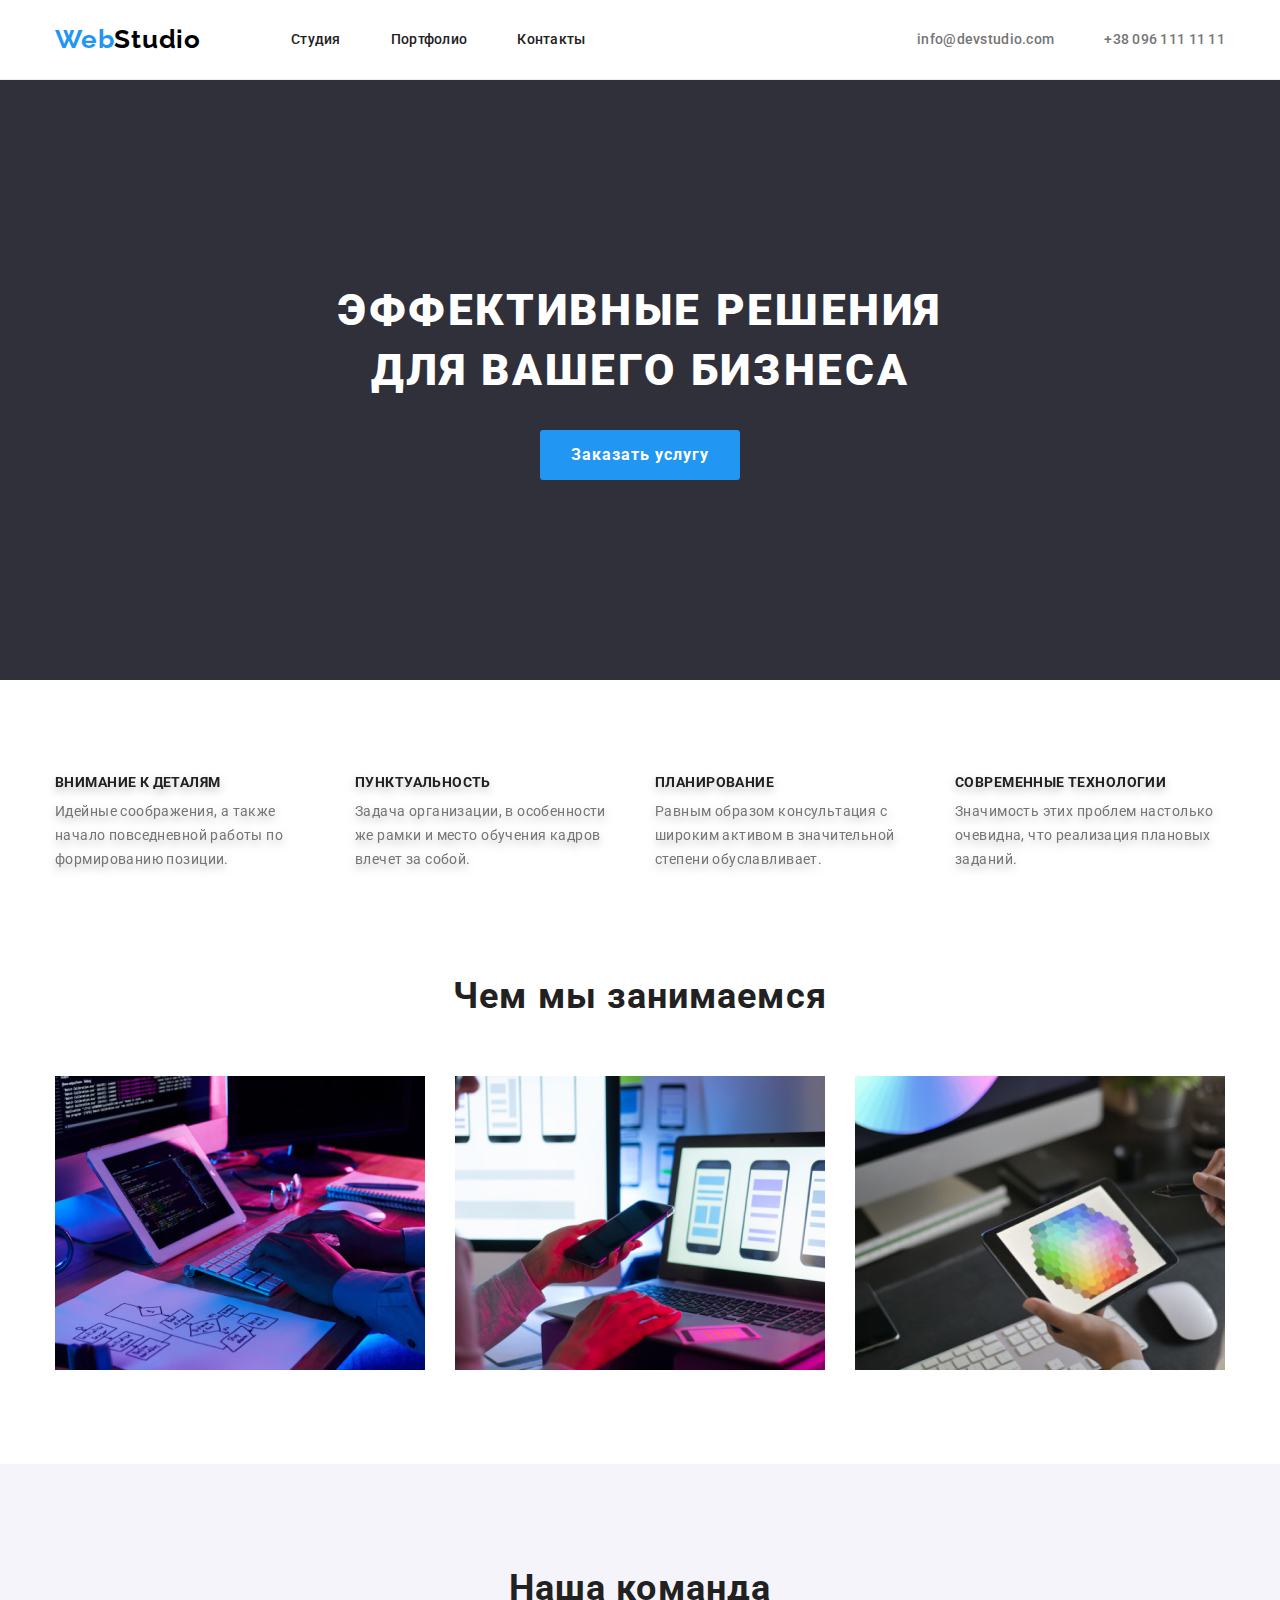
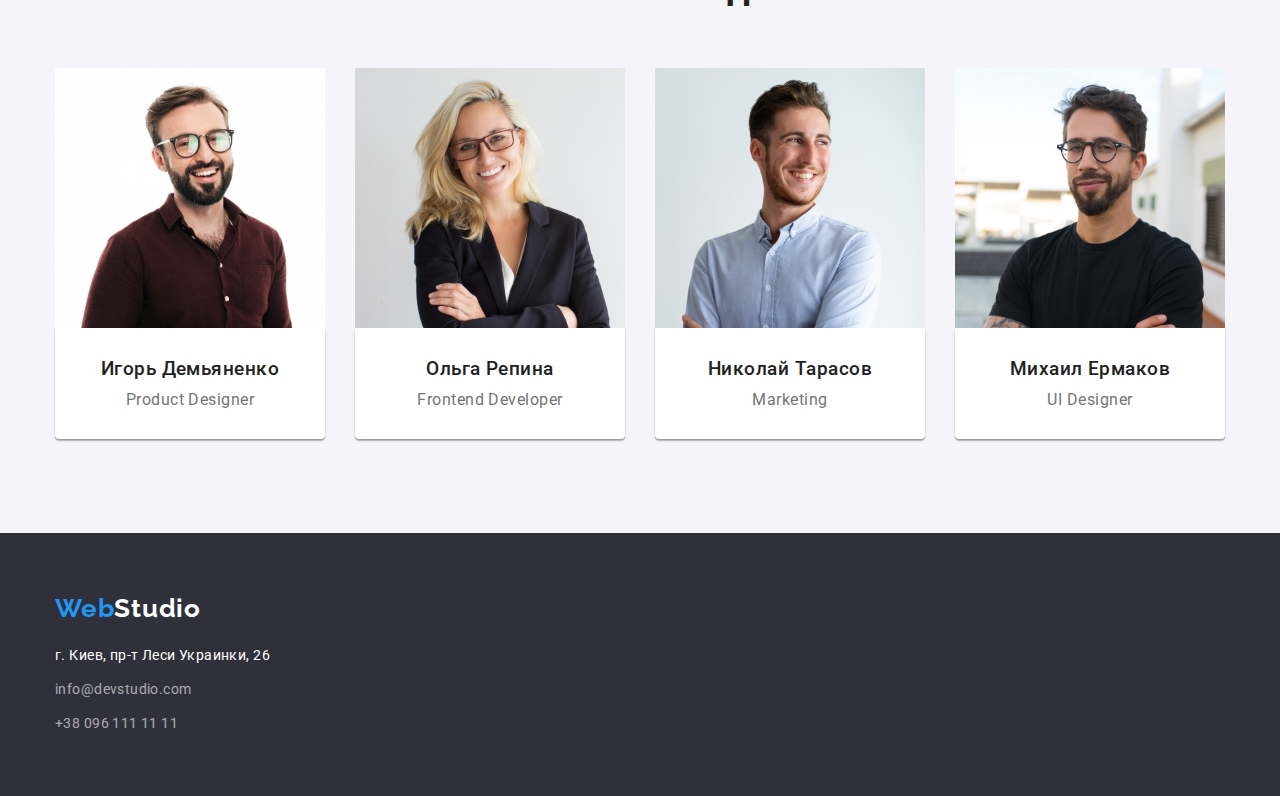
<file: index.html>
<!DOCTYPE html>
<html lang="ru">
  <head>
    <meta charset="UTF-8" />
    <meta name="viewport" content="width=device-width, initial-scale=1.0" />
    <title>WebStudio</title>
    <link rel="stylesheet" href="https://cdnjs.cloudflare.com/ajax/libs/modern-normalize/1.0.0/modern-normalize.css" />
    <link
      href="https://fonts.googleapis.com/css2?family=Raleway:wght@700&family=Roboto:wght@400;500;700;900&display=swap"
      rel="stylesheet"
    />
    <link rel="stylesheet" href="./css/styles.css" />
  </head>
  <body>
    <!--HEADER-->
    <header class="header">
      <div class="container">
        <nav class="navigation">
          <a class="logo link" href="./index.html" lang="en">Web<span class="logo-second-part">Studio</span></a>
          <ul class="navigation-list list">
            <li class="navigation-list-item">
              <a class="navigation-list-link link accent" href="./index.html">Студия</a>
            </li>
            <li class="navigation-list-item">
              <a class="navigation-list-link link accent" href="./portfolio.html">Портфолио</a>
            </li>
            <li class="navigation-list-item"><a class="navigation-list-link link accent" href="">Контакты</a></li>
          </ul>
        </nav>
        <address class="header-address address">
          <ul class="address-list list">
            <li class="address-list-item">
              <a class="header-list-link link accent" href="mailto:info@devstudio.com">info@devstudio.com</a>
            </li>
            <li class="address-list-item">
              <a class="header-list-link link accent" href="tel:+380961111111">+38 096 111 11 11</a>
            </li>
          </ul>
        </address>
      </div>
    </header>
    <!--MAIN_CONTENT-->
    <main class="main">
      <!--HERO-->
      <section class="hero">
        <div class="container">
          <div class="hero-content">
            <h1 class="hero-title">Эффективные решения для вашего бизнеса</h1>
            <button class="modal-btn" type="button">Заказать услугу</button>
          </div>
        </div>
      </section>
      <!--BENEFITS-->
      <section class="benefits section">
        <div class="container">
          <h2 class="benefits-title section-title" hidden>Наши преимущества</h2>
          <ul class="benefits-list list">
            <li class="benefits-list-item">
              <p class="benefits-list-head">Внимание к деталям</p>
              <p class="benefits-list-discription">
                Идейные соображения, а также начало повседневной работы по формированию позиции.
              </p>
            </li>
            <li class="benefits-list-item">
              <p class="benefits-list-head">Пунктуальность</p>
              <p class="benefits-list-discription">
                Задача организации, в особенности же рамки и место обучения кадров влечет за собой.
              </p>
            </li>
            <li class="benefits-list-item">
              <p class="benefits-list-head">Планирование</p>
              <p class="benefits-list-discription">
                Равным образом консультация с широким активом в значительной степени обуславливает.
              </p>
            </li>
            <li class="benefits-list-item">
              <p class="benefits-list-head">Современные технологии</p>
              <p class="benefits-list-discription">
                Значимость этих проблем настолько очевидна, что реализация плановых заданий.
              </p>
            </li>
          </ul>
        </div>
      </section>
      <!--WHAT_WE_DO-->
      <section class="what-we-do section">
        <div class="container">
          <h2 class="what-we-do-title section-title">Чем мы занимаемся</h2>
          <ul class="what-we-do-list list">
            <li class="what-we-do-list-item">
              <img
                class="what-we-do-list-img"
                src="./images/what_we_do/img-1.jpg"
                alt="Разработчик печатает код"
                width="370"
                height="294"
              />
            </li>
            <li class="what-we-do-list-item">
              <img
                class="what-we-do-list-img"
                src="./images/what_we_do/img-2.jpg"
                alt="Разработчик работает со сматфона"
                width="370"
                height="294"
              />
            </li>
            <li class="what-we-do-list-item">
              <img
                class="what-we-do-list-img"
                src="./images/what_we_do/img-3.jpg"
                alt="Разработчик выбирает цвет приложения"
                width="370"
                height="294"
              />
            </li>
          </ul>
        </div>
      </section>
      <!--TEAM-->
      <section class="team section">
        <div class="container">
          <h2 class="team-title section-title">Наша команда</h2>
          <ul class="team-list list">
            <li class="team-list-item">
              <img
                class="team-list-img"
                src="./images/team/img-1.jpg"
                alt="фото Игорь Демьяненко"
                width="270"
                height="260"
              />
              <div class="team-list-content">
                <h3 class="team-list-name">Игорь Демьяненко</h3>
                <p class="team-list-discription" lang="en">Product Designer</p>
              </div>
            </li>
            <li class="team-list-item">
              <img
                class="team-list-img"
                src="./images/team/img-2.jpg"
                alt="фото Ольга Репина"
                width="270"
                height="260"
              />
              <div class="team-list-content">
                <h3 class="team-list-name">Ольга Репина</h3>
                <p class="team-list-discription" lang="en">Frontend Developer</p>
              </div>
            </li>
            <li class="team-list-item">
              <img
                class="team-list-img"
                src="./images/team/img-3.jpg"
                alt="фото Николай Тарасов"
                width="270"
                height="260"
              />
              <div class="team-list-content">
                <h3 class="team-list-name">Николай Тарасов</h3>
                <p class="team-list-discription" lang="en">Marketing</p>
              </div>
            </li>
            <li class="team-list-item">
              <img
                class="team-list-img"
                src="./images/team/img-4.jpg"
                alt="фото Михаил Ермаков"
                width="270"
                height="260"
              />
              <div class="team-list-content">
                <h3 class="team-list-name">Михаил Ермаков</h3>
                <p class="team-list-discription" lang="en">UI Designer</p>
              </div>
            </li>
          </ul>
        </div>
      </section>
    </main>
    <!--FOOTER-->
    <footer class="footer">
      <div class="container">
        <div class="footer-content">
          <a class="logo link" href="./index.html" lang="en">Web<span class="logo-second-part">Studio</span></a>
          <address class="footer-address address">
            <ul class="footer-address-list list">
              <li class="footer-address-list-item">
                <a class="footer-map-link link accent" href="https://goo.gl/maps/o7W1msQzRfRtyuLT6"
                  >г. Киев, пр-т Леси Украинки, 26</a
                >
              </li>
              <li class="footer-address-list-item">
                <a class="footer-link link accent" href="mailto:info@devstudio.com">info@devstudio.com</a>
              </li>
              <li class="footer-address-list-item">
                <a class="footer-link link accent" href="tel:+380961111111">+38 096 111 11 11</a>
              </li>
            </ul>
          </address>
        </div>
      </div>
    </footer>
  </body>
</html>
</file>
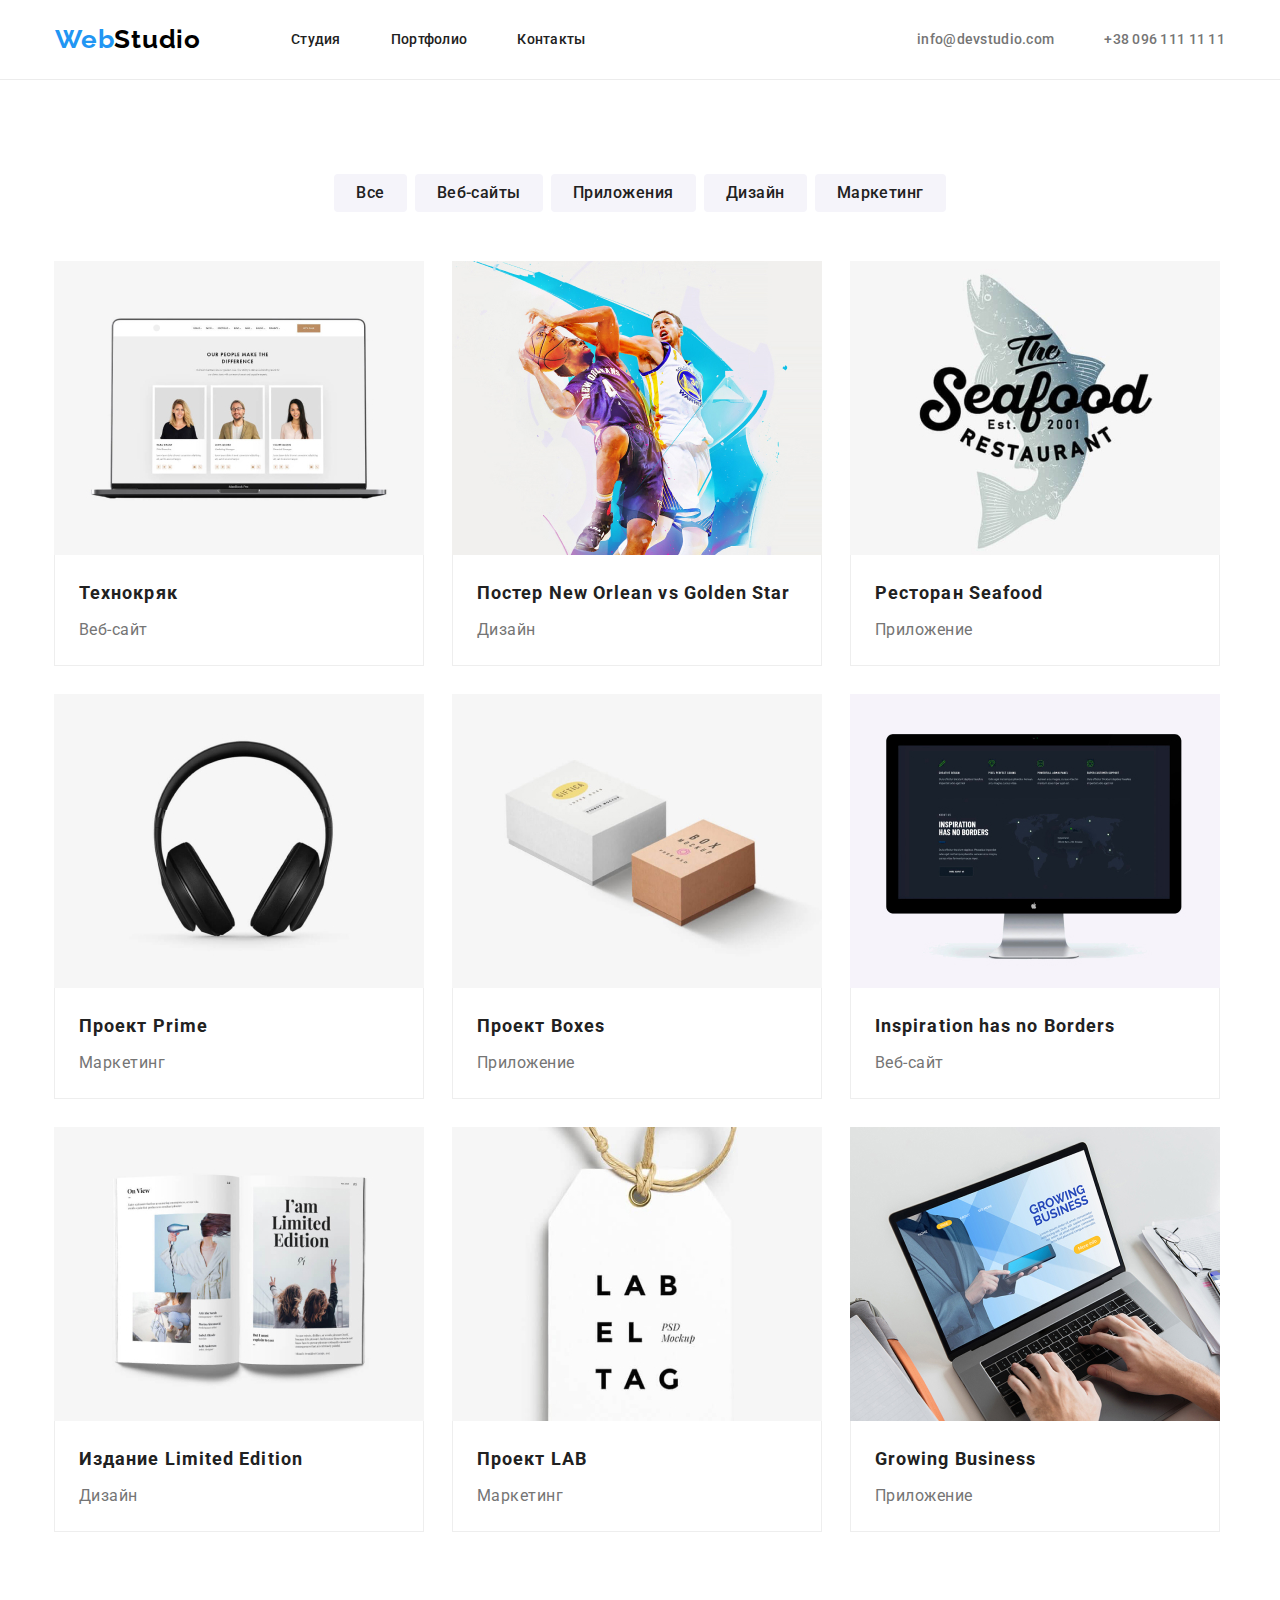
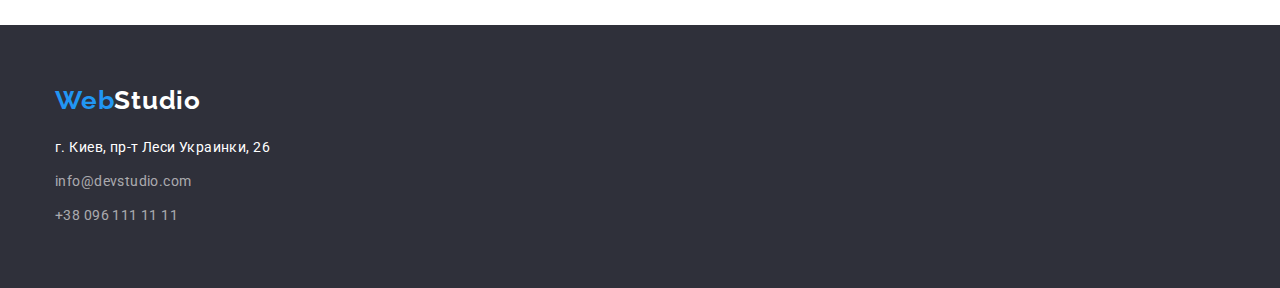
<file: portfolio.html>
<!DOCTYPE html>
<html lang="ru">
  <head>
    <meta charset="UTF-8" />
    <meta name="viewport" content="width=device-width, initial-scale=1.0" />
    <title>Portfolio</title>
    <link rel="stylesheet" href="https://cdnjs.cloudflare.com/ajax/libs/modern-normalize/1.0.0/modern-normalize.css" />
    <link
      href="https://fonts.googleapis.com/css2?family=Raleway:wght@700&family=Roboto:wght@400;500;700;900&display=swap"
      rel="stylesheet"
    />
    <link rel="stylesheet" href="./css/styles.css" />
  </head>
  <body>
    <!--HEADER-->
    <header class="header">
      <div class="container">
        <nav class="navigation">
          <a class="logo link" href="./index.html" lang="en">Web<span class="logo-second-part">Studio</span></a>
          <ul class="navigation-list list">
            <li class="navigation-list-item">
              <a class="navigation-list-link link accent" href="./index.html">Студия</a>
            </li>
            <li class="navigation-list-item">
              <a class="navigation-list-link link accent" href="./portfolio.html">Портфолио</a>
            </li>
            <li class="navigation-list-item"><a class="navigation-list-link link accent" href="">Контакты</a></li>
          </ul>
        </nav>
        <address class="header-address address">
          <ul class="address-list list">
            <li class="address-list-item">
              <a class="header-list-link link accent" href="mailto:info@devstudio.com">info@devstudio.com</a>
            </li>
            <li class="address-list-item">
              <a class="header-list-link link accent" href="tel:+380961111111">+38 096 111 11 11</a>
            </li>
          </ul>
        </address>
      </div>
    </header>
    <!--MAIN_CONTENT-->
    <main>
      <!--PORTFOLIO-->
      <section class="portfolio section">
        <div class="container">
          <h1 class="portfolio-title">Наши работы</h1>
          <div class="filters">
            <ul class="filters-list list">
              <li class="filters-list-item"><button class="filters-btn">Все</button></li>
              <li class="filters-list-item"><button class="filters-btn">Веб-сайты</button></li>
              <li class="filters-list-item"><button class="filters-btn">Приложения</button></li>
              <li class="filters-list-item"><button class="filters-btn">Дизайн</button></li>
              <li class="filters-list-item"><button class="filters-btn">Маркетинг</button></li>
            </ul>
          </div>
          <div class="projects">
            <ul class="projects-list list">
              <li class="projects-list-item">
                <img
                  class="projects-img"
                  src="./images/portfolio_projects/technokryak.jpg"
                  alt="Веб-сайт технокряк"
                  width="370"
                  height="294"
                />
                <div class="projects-list-content">
                  <h2 class="projects-header">Технокряк</h2>
                  <p class="projects-subtitle">Веб-сайт</p>
                </div>
              </li>
              <li class="projects-list-item">
                <img
                  class="projects-img"
                  src="./images/portfolio_projects/poster.jpg"
                  alt="Два баскетболиста бросают мяч"
                  width="370"
                  height="294"
                />
                <div class="projects-list-content">
                  <h2 class="projects-header">Постер <span lang="en">New Orlean vs Golden Star</span></h2>
                  <p class="projects-subtitle">Дизайн</p>
                </div>
              </li>
              <li class="projects-list-item">
                <img
                  class="projects-img"
                  src="./images/portfolio_projects/restaurant_seafood.jpg"
                  alt="Логотип приложения ресторана"
                  width="370"
                  height="294"
                />
                <div class="projects-list-content">
                  <h2 class="projects-header">Ресторан <span lang="en">Seafood</span></h2>
                  <p class="projects-subtitle">Приложение</p>
                </div>
              </li>
              <li class="projects-list-item">
                <img
                  class="projects-img"
                  src="./images/portfolio_projects/project_prime.jpg"
                  alt="Изображены наушники"
                  width="370"
                  height="294"
                />
                <div class="projects-list-content">
                  <h2 class="projects-header">Проект <span lang="en">Prime</span></h2>
                  <p class="projects-subtitle">Маркетинг</p>
                </div>
              </li>
              <li class="projects-list-item">
                <img
                  class="projects-img"
                  src="./images/portfolio_projects/project_boxes.jpg"
                  alt="Изображены коробки"
                  width="370"
                  height="294"
                />
                <div class="projects-list-content">
                  <h2 class="projects-header">Проект <span lang="en">Boxes</span></h2>
                  <p class="projects-subtitle">Приложение</p>
                </div>
              </li>
              <li class="projects-list-item">
                <img
                  class="projects-img"
                  src="./images/portfolio_projects/inspiration.jpg"
                  alt="Макбук с сайтом Inspiration has no Borders"
                  width="370"
                  height="294"
                />
                <div class="projects-list-content">
                  <h2 class="projects-header" lang="en">Inspiration has no Borders</h2>
                  <p class="projects-subtitle">Веб-сайт</p>
                </div>
              </li>
              <li class="projects-list-item">
                <img
                  class="projects-img"
                  src="./images/portfolio_projects/limited_edition.jpg"
                  alt="Книжка limited edition"
                  width="370"
                  height="294"
                />
                <div class="projects-list-content">
                  <h2 class="projects-header">Издание <span lang="en">Limited Edition</span></h2>
                  <p class="projects-subtitle">Дизайн</p>
                </div>
              </li>
              <li class="projects-list-item">
                <img
                  class="projects-img"
                  src="./images/portfolio_projects/lab_el_tag.jpg"
                  alt="Изображен проект LAB"
                  width="370"
                  height="294"
                />
                <div class="projects-list-content">
                  <h2 class="projects-header">Проект <span lang="en">LAB</span></h2>
                  <p class="projects-subtitle">Маркетинг</p>
                </div>
              </li>
              <li class="projects-list-item">
                <img
                  class="projects-img"
                  src="./images/portfolio_projects/growin_business.jpg"
                  alt="Изображено приложение Growin Business"
                  width="370"
                  height="294"
                />
                <div class="projects-list-content">
                  <h2 class="projects-header" lang="en">Growing Business</h2>
                  <p class="projects-subtitle">Приложение</p>
                </div>
              </li>
            </ul>
          </div>
        </div>
      </section>
    </main>
    <!--FOOTER-->
    <footer class="footer">
      <div class="container">
        <div class="footer-content">
          <a class="logo link" href="./index.html" lang="en">Web<span class="logo-second-part">Studio</span></a>
          <address class="footer-address address">
            <ul class="footer-address-list list">
              <li class="footer-address-list-item">
                <a class="footer-map-link link accent" href="https://goo.gl/maps/o7W1msQzRfRtyuLT6"
                  >г. Киев, пр-т Леси Украинки, 26</a
                >
              </li>
              <li class="footer-address-list-item">
                <a class="footer-link link accent" href="mailto:info@devstudio.com">info@devstudio.com</a>
              </li>
              <li class="footer-address-list-item">
                <a class="footer-link link accent" href="tel:+380961111111">+38 096 111 11 11</a>
              </li>
            </ul>
          </address>
        </div>
      </div>
    </footer>
  </body>
</html>
</file>
<file: css/styles.css>
:root {
  --main-font: 'Roboto', sans-serif;
  --secondary-font: 'Raleway', sans-serif;
  --accent-color: #2196f3;
  --titles-color: #212121;
  --description-color: #757575;
  --light-text-color: #fff;
  --dark-background-color: #2f303a;
  --logo-second-part-color: #000;
  --footer-link-color: rgba(255, 255, 255, 0.6);
  --filter-btn-color: #f5f4fa;
  --border-color: #eeeeee;
  --top-line-border: #ececec;
}

*,
*::before,
*::after {
  margin: 0;
  padding: 0;
}

body {
  font-family: var(--main-font);
  font-style: normal;
}

img {
  display: block;
}
/*  ============ COMPONENTS  ============ */

.logo {
  font-family: var(--secondary-font);
  font-style: normal;
  font-weight: 700;
  font-size: 26px;
  line-height: 1.192;
  letter-spacing: 0.03em;
  color: var(--accent-color);
}

.logo-second-part {
  color: var(--logo-second-part-color);
}

.section-title {
  margin-bottom: 50px;
  font-style: normal;
  font-weight: 700;
  font-size: 36px;
  line-height: 1.667;
  text-align: center;
  letter-spacing: 0.03em;
  color: var(--titles-color);
}

.accent:hover,
.accent:focus {
  color: var(--accent-color);
}

.list {
  list-style: none;
}

.link {
  text-decoration: none;
}

.address {
  font-style: normal;
}

.container {
  width: 1200px;
  padding: 0 15px;
  margin: 0 auto;
}

.section {
  padding-top: 94px;
}
/*  ============ END COMPONENTS  ============ */

/*  ============ HEADER  ============ */

.header {
  padding: 24px 0;
  border-bottom: 1px solid var(--top-line-border);
}

.header .container {
  display: flex;
  align-items: center;
}

.navigation {
  display: flex;
  align-items: center;
}

.navigation-list {
  display: flex;
}

.navigation-list-link {
  font-style: normal;
  font-weight: 500;
  font-size: 14px;
  line-height: 1.143;
  letter-spacing: 0.02em;
  color: var(--titles-color);
}

.navigation .logo {
  margin-right: 90px;
}

.navigation-list-item:not(:last-child) {
  margin-right: 50px;
}

.header-list-link {
  font-style: normal;
  font-weight: 500;
  font-size: 14px;
  line-height: 1.143;
  letter-spacing: 0.02em;
  color: var(--description-color);
}

.header .address {
  margin-left: auto;
}

.address-list-item:not(:last-child) {
  margin-right: 50px;
}

.address-list {
  display: flex;
}
/*  ============ END HEADER  ============ */

/*  ============ HERO  ============ */

.hero {
  background-color: var(--dark-background-color);
}

.hero-content {
  padding-top: 200px;
  padding-bottom: 200px;
}

.hero-title {
  max-width: 696px;
  font-style: normal;
  font-weight: 900;
  font-size: 44px;
  line-height: 1.364;
  text-align: center;
  letter-spacing: 0.06em;
  text-transform: uppercase;
  color: var(--light-text-color);
  margin: 0 auto;
  margin-bottom: 30px;
}

.modal-btn {
  display: block;
  margin: 0 auto;
  font-family: var(--main-font);
  font-style: normal;
  font-weight: 700;
  font-size: 16px;
  line-height: 1.875;
  text-align: center;
  letter-spacing: 0.06em;
  color: var(--light-text-color);
  min-width: 200px;
  height: 50px;
  background-color: var(--accent-color);
  border: none;
  border-radius: 3px;
  padding: 10px 30px;
}

.modal-btn:hover,
.modal-btn:focus {
  color: var(--accent-color);
  background-color: var(--light-text-color);
}
/*  ============ END HERO  ============ */

/* ============ BENEFITS  ============*/
.benefits-list {
  display: flex;
}

.benefits-list-item {
  width: 270px;
  filter: drop-shadow(0px 4px 4px rgba(0, 0, 0, 0.25));
}

.benefits-list-item:not(:last-child) {
  margin-right: 30px;
}

.benefits-list-head {
  font-style: normal;
  font-weight: 700;
  font-size: 14px;
  line-height: 1.143;
  letter-spacing: 0.03em;
  text-transform: uppercase;
  color: var(--titles-color);
  margin-bottom: 10px;
}

.benefits-list-discription {
  font-style: normal;
  font-weight: 400;
  font-size: 14px;
  line-height: 1.714;
  letter-spacing: 0.03em;
  color: var(--description-color);
}
/* ============ END BENEFITS  ============*/

/* ============ WHAT WE DO  ============*/
.what-we-do {
  padding-bottom: 94px;
}

.what-we-do-list {
  display: flex;
  justify-content: space-between;
}
/* ============ END WHAT WE DO  ============*/

/* ============ TEAM  ============*/

.team {
  padding-bottom: 94px;
  background-color: var(--filter-btn-color);
}

.team-list {
  display: flex;
  justify-content: space-between;
}

.team-list-item {
  font-size: 16px;
  line-height: 1.188;
  letter-spacing: 0.03em;
}

.team-list-item:not(:last-child) {
  margin-right: 30px;
}

.team-list-content {
  padding: 30px 40px;
  text-align: center;
  border-bottom: var(--border-color);
  border-right: var(--border-color);
  border-left: var(--border-color);
  border-radius: 0px 0px 4px 4px;
  background-color: var(--light-text-color);
  box-shadow: 0px 1px 3px rgba(0, 0, 0, 0.12), 0px 1px 1px rgba(0, 0, 0, 0.14), 0px 2px 1px rgba(0, 0, 0, 0.2);
}

.team-list-name {
  font-style: normal;
  font-weight: 500;
  color: var(--titles-color);
  margin-bottom: 10px;
}

.team-list-discription {
  font-style: normal;
  font-weight: 400;
  color: var(--description-color);
}
/* ============ END TEAM  ============*/

/* ============ FOOTER  ============*/

.footer {
  background-color: var(--dark-background-color);
}

.footer-content {
  padding-top: 60px;
  padding-bottom: 60px;
}

.footer-content .logo {
  display: block;
  margin-bottom: 20px;
}
.footer-content .logo .logo-second-part {
  color: var(--light-text-color);
}

.footer-address-list {
  display: block;
  font-style: normal;
  font-weight: 400;
  font-size: 14px;
  line-height: 1.714;
  letter-spacing: 0.03em;
}

.footer-address-list-item:not(:last-child) {
  margin-bottom: 10px;
}

.footer-map-link {
  color: var(--light-text-color);
}

.footer-link {
  color: var(--footer-link-color);
}

/* ============ END FOOTER  ============*/

/* ====================== PORTFOLIO PAGE  ========================*/
/* ============ PORTFOLIO SECTION  ============*/

.portfolio {
  padding-bottom: 94px;
}

.portfolio-title {
  display: none;
}
/* ============ END PORTFOLIO SECTION  ============*/
/* ============ FILTERS  ============*/
.filters {
  margin-bottom: 50px;
}

.filters-list {
  display: flex;
  justify-content: center;
}

.filters-list-item:not(:last-child) {
  margin-right: 8px;
}

.filters-btn {
  border: none;
  background-color: var(--filter-btn-color);
  border-radius: 4px;
  font-style: normal;
  font-weight: 500;
  font-size: 16px;
  line-height: 1.625;
  text-align: center;
  letter-spacing: 0.03em;
  color: var(--titles-color);
  padding: 6px 22px;
}

.filters-btn:hover,
.filters-btn:focus {
  color: var(--light-text-color);
  background-color: var(--accent-color);
}
/* ============ END FILTERS  ============*/

/* ============ PROJECTS  ============*/

.projects-list {
  display: flex;
  flex-wrap: wrap;
  margin: -15px;
}

.projects-list-item {
  display: inline-block;
  margin: 14px;
}

.projects-list-content {
  padding: 20px 24px;
  border-right: 1px solid var(--border-color);
  border-left: 1px solid var(--border-color);
  border-bottom: 1px solid var(--border-color);
}

.projects-header {
  font-style: normal;
  font-weight: 700;
  font-size: 18px;
  line-height: 2;
  letter-spacing: 0.06em;
  color: #212121;
  margin-bottom: 4px;
}

.projects-subtitle {
  font-style: normal;
  font-weight: 400;
  font-size: 16px;
  line-height: 1.875;
  letter-spacing: 0.03em;
  color: var(--description-color);
}
/* ============ END PROJECTS  ============*/
</file>
